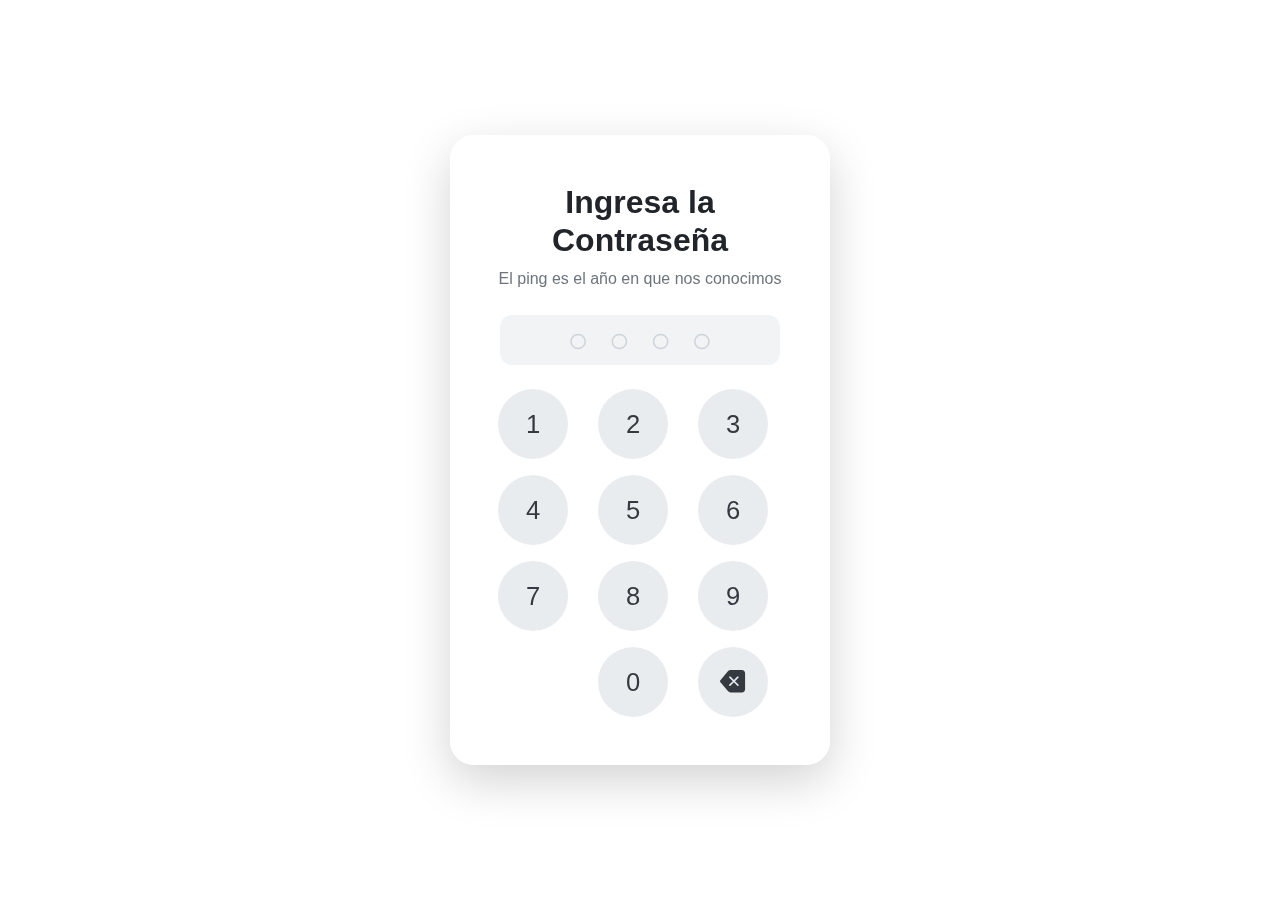
<file: index.html>
<!DOCTYPE html>
<html lang="es">
<head>
    <meta charset="UTF-8">
    <meta name="viewport" content="width=device-width, initial-scale=1.0">
    <title>Un Mensaje Secreto</title>
    <!-- CDN de Bootstrap 5.3.3 CSS -->
    <link href="https://cdn.jsdelivr.net/npm/bootstrap@5.3.3/dist/css/bootstrap.min.css" rel="stylesheet" integrity="sha384-QWTKZyjpPEjISv5WaRU9OFeRpok6YctnYmDr5pNlyT2bRjXh0JMhjY6hW+ALEwIH" crossorigin="anonymous">
    <!-- CSS Personalizado -->
    <link rel="stylesheet" href="style.css">
    <!-- Iconos de Bootstrap para el botón de borrar -->
    <link rel="stylesheet" href="https://cdn.jsdelivr.net/npm/bootstrap-icons@1.11.3/font/bootstrap-icons.min.css">
</head>
<body class="bg-gradient">

    <!-- Usamos flexbox de Bootstrap para centrar el contenido vertical y horizontalmente -->
    <main class="d-flex vh-100 align-items-center justify-content-center">
        <div class="ping-board card text-center shadow-lg">
            <div class="card-body p-4 p-sm-5">
                <h2 class="card-title fw-bold">Ingresa la Contraseña</h2>
                <p class="text-secondary mb-4">El ping es el año en que nos conocimos</p>
                
                <div id="ping-display" class="ping-display mx-auto mb-4">
                    <!-- Los indicadores del PIN aparecerán aquí (○ y ●) -->
                </div>

                <div id="keypad" class="keypad">
                    <button class="btn btn-lg btn-key" data-number="1">1</button>
                    <button class="btn btn-lg btn-key" data-number="2">2</button>
                    <button class="btn btn-lg btn-key" data-number="3">3</button>
                    <button class="btn btn-lg btn-key" data-number="4">4</button>
                    <button class="btn btn-lg btn-key" data-number="5">5</button>
                    <button class="btn btn-lg btn-key" data-number="6">6</button>
                    <button class="btn btn-lg btn-key" data-number="7">7</button>
                    <button class="btn btn-lg btn-key" data-number="8">8</button>
                    <button class="btn btn-lg btn-key" data-number="9">9</button>
                    <div></div> <!-- Espacio para alinear -->
                    <button class="btn btn-lg btn-key" data-number="0">0</button>
                    <button id="delete-btn" class="btn btn-lg btn-key">
                        <i class="bi bi-backspace-fill"></i>
                    </button>
                </div>
            </div>
        </div>
    </main>

    <!-- Nuestro Script -->
    <script src="script.js"></script>
</body>
</html>
</file>
<file: style.css>
/* === FUENTES Y ESTILOS GENERALES === */
body {
    font-family: 'Montserrat', sans-serif;
    font-weight: 400;
}

.bg-gradient {
    background: linear-gradient(135deg, #1d2b64 0%, #f8cdda 100%);
    min-height: 100vh;
    overflow-x: hidden; /* Previene scroll horizontal */
}


/* === ESTILOS PARA index.html (Tablero de PIN) - SIN CAMBIOS === */
.ping-board {
    max-width: 380px;
    background-color: rgba(255, 255, 255, 0.9);
    backdrop-filter: blur(12px);
    border: none;
    border-radius: 24px;
    transition: transform 0.3s;
    position: relative;
    z-index: 10;
}
.ping-display { height: 50px; display: flex; justify-content: center; align-items: center; font-size: 2.2rem; letter-spacing: 20px; padding-left: 20px; border-radius: 12px; background-color: #f1f3f5; max-width: 280px; }
.keypad { display: grid; grid-template-columns: repeat(3, 1fr); gap: 1rem; }
.btn-key { height: 70px; width: 70px; border-radius: 50%; font-size: 1.6rem; font-weight: 500; color: #343a40; border: none; background-color: #e9ecef; transition: all 0.2s ease-in-out; }
.btn-key:hover { background-color: #ced4da; transform: translateY(-3px); }
.btn-key:active { transform: translateY(0); background-color: #adb5bd; }
#delete-btn i { pointer-events: none; }
.shake { animation: shake 0.4s; }
@keyframes shake { 0%, 100% { transform: translateX(0); } 25% { transform: translateX(-8px); } 75% { transform: translateX(8px); } }


/* === NUEVOS ESTILOS DECORATIVOS para carta.html === */

/* Wrapper para el borde degradado de la carta */
.carta-wrapper {
    padding: 3px; /* El grosor del borde */
    background: linear-gradient(45deg, #f09433, #e6683c, #dc2743, #cc2366, #bc1888);
    border-radius: 28px; /* Ligeramente más grande que el de la carta */
    box-shadow: 0 15px 40px rgba(0, 0, 0, 0.25);
}

.carta-estilo {
    border: none;
    border-radius: 25px; /* Ligeramente más pequeño que el wrapper */
    background-color: #fff;
    line-height: 1.8;
}

/* Título principal de la carta */
.carta-estilo .card-title {
    font-family: 'Dancing Script', cursive;
    font-weight: 700;
    font-size: 3.5rem;
    color: #a75e73; /* Un tono vino/rosa oscuro */
}

/* Primer párrafo destacado */
.carta-estilo .lead {
    font-size: 1.1rem;
    font-weight: 500;
    color: #555;
    text-align: center;
    padding: 0 1rem;
    font-style: italic;
    margin-bottom: 2rem;
}

/* Letra Capitular (la primera letra de la carta) */
.carta-estilo p:nth-of-type(2)::first-letter {
    font-family: 'Dancing Script', cursive;
    font-size: 4.5rem;
    float: left;
    line-height: 0.8;
    margin-right: 8px;
    margin-top: 5px;
    color: #cc2366;
}

/* Párrafo de la firma */
.signature {
    font-family: 'Dancing Script', cursive;
    font-size: 2rem;
    color: #8c5269;
}

/* Corazones que palpitan */
.pulsing-hearts {
    display: inline-block;
    animation: pulse 1.5s infinite ease-in-out;
}

@keyframes pulse {
    0%, 100% {
        transform: scale(1);
    }
    50% {
        transform: scale(1.15);
    }
}

/* Divisor horizontal personalizado */
.custom-hr {
    border: 0;
    height: 1px;
    background-image: linear-gradient(to right, rgba(0, 0, 0, 0), rgba(204, 35, 102, 0.75), rgba(0, 0, 0, 0));
    position: relative;
    margin: 2rem 0;
}

.custom-hr::after {
    content: '♥';
    position: absolute;
    top: -12px;
    left: 50%;
    transform: translateX(-50%);
    background: #fff;
    padding: 0 10px;
    color: #cc2366;
    font-size: 1.2rem;
}

/* Animación de entrada para la carta */
.fade-in-on-load {
    animation: fadeIn 1.2s ease-out 0.3s forwards;
    opacity: 0;
}

@keyframes fadeIn {
    from {
        opacity: 0;
        transform: translateY(30px) scale(0.98);
    }
    to {
        opacity: 1;
        transform: translateY(0) scale(1);
    }
}

/* Fondo animado sutil con partículas */
.bg-animation {
    position: fixed;
    top: 0;
    left: 0;
    width: 100%;
    height: 100%;
    z-index: -1;
}

@function random_range($min, $max) {
  @return random() * ($max - $min) + $min;
}

#stars, #stars2, #stars3 {
    position: absolute;
    top: 0;
    left: 0;
    width: 1px; /* Ajustado para mejor rendimiento */
    height: 1px;
    background: transparent;
    box-shadow: 
        /* Genera 50 estrellas aleatorias */
        73vw 8vh #FFF, 9vw 19vh #FFF, 58vw 3vh #FFF, 12vw 62vh #FFF, 91vw 34vh #FFF, 
        8vw 5vh #FFF, 75vw 17vh #FFF, 34vw 53vh #FFF, 5vw 41vh #FFF, 54vw 29vh #FFF,
        82vw 36vh #FFF, 48vw 90vh #FFF, 3vw 85vh #FFF, 57vw 57vh #FFF, 24vw 82vh #FFF,
        96vw 1vh #FFF, 62vw 92vh #FFF, 17vw 3vh #FFF, 79vw 40vh #FFF, 41vw 9vh #FFF,
        50vw 50vh #FFF, 29vw 73vh #FFF, 99vw 69vh #FFF, 67vw 24vh #FFF, 88vw 78vh #FFF;
    animation: animStar 50s linear infinite;
}

#stars2 {
    box-shadow: 
        10vw 80vh #FFF, 60vw 21vh #FFF, 43vw 33vh #FFF, 87vw 72vh #FFF, 21vw 22vh #FFF,
        15vw 55vh #FFF, 70vw 97vh #FFF, 39vw 43vh #FFF, 8vw 11vh #FFF, 94vw 89vh #FFF;
    animation: animStar 100s linear infinite;
}

#stars3 {
    box-shadow: 
        5vw 15vh #FFF, 25vw 35vh #FFF, 55vw 55vh #FFF, 75vw 75vh #FFF, 95vw 95vh #FFF;
    animation: animStar 150s linear infinite;
}

@keyframes animStar {
    from { transform: translateY(0px); }
    to { transform: translateY(-2000px); }
}
</file>
